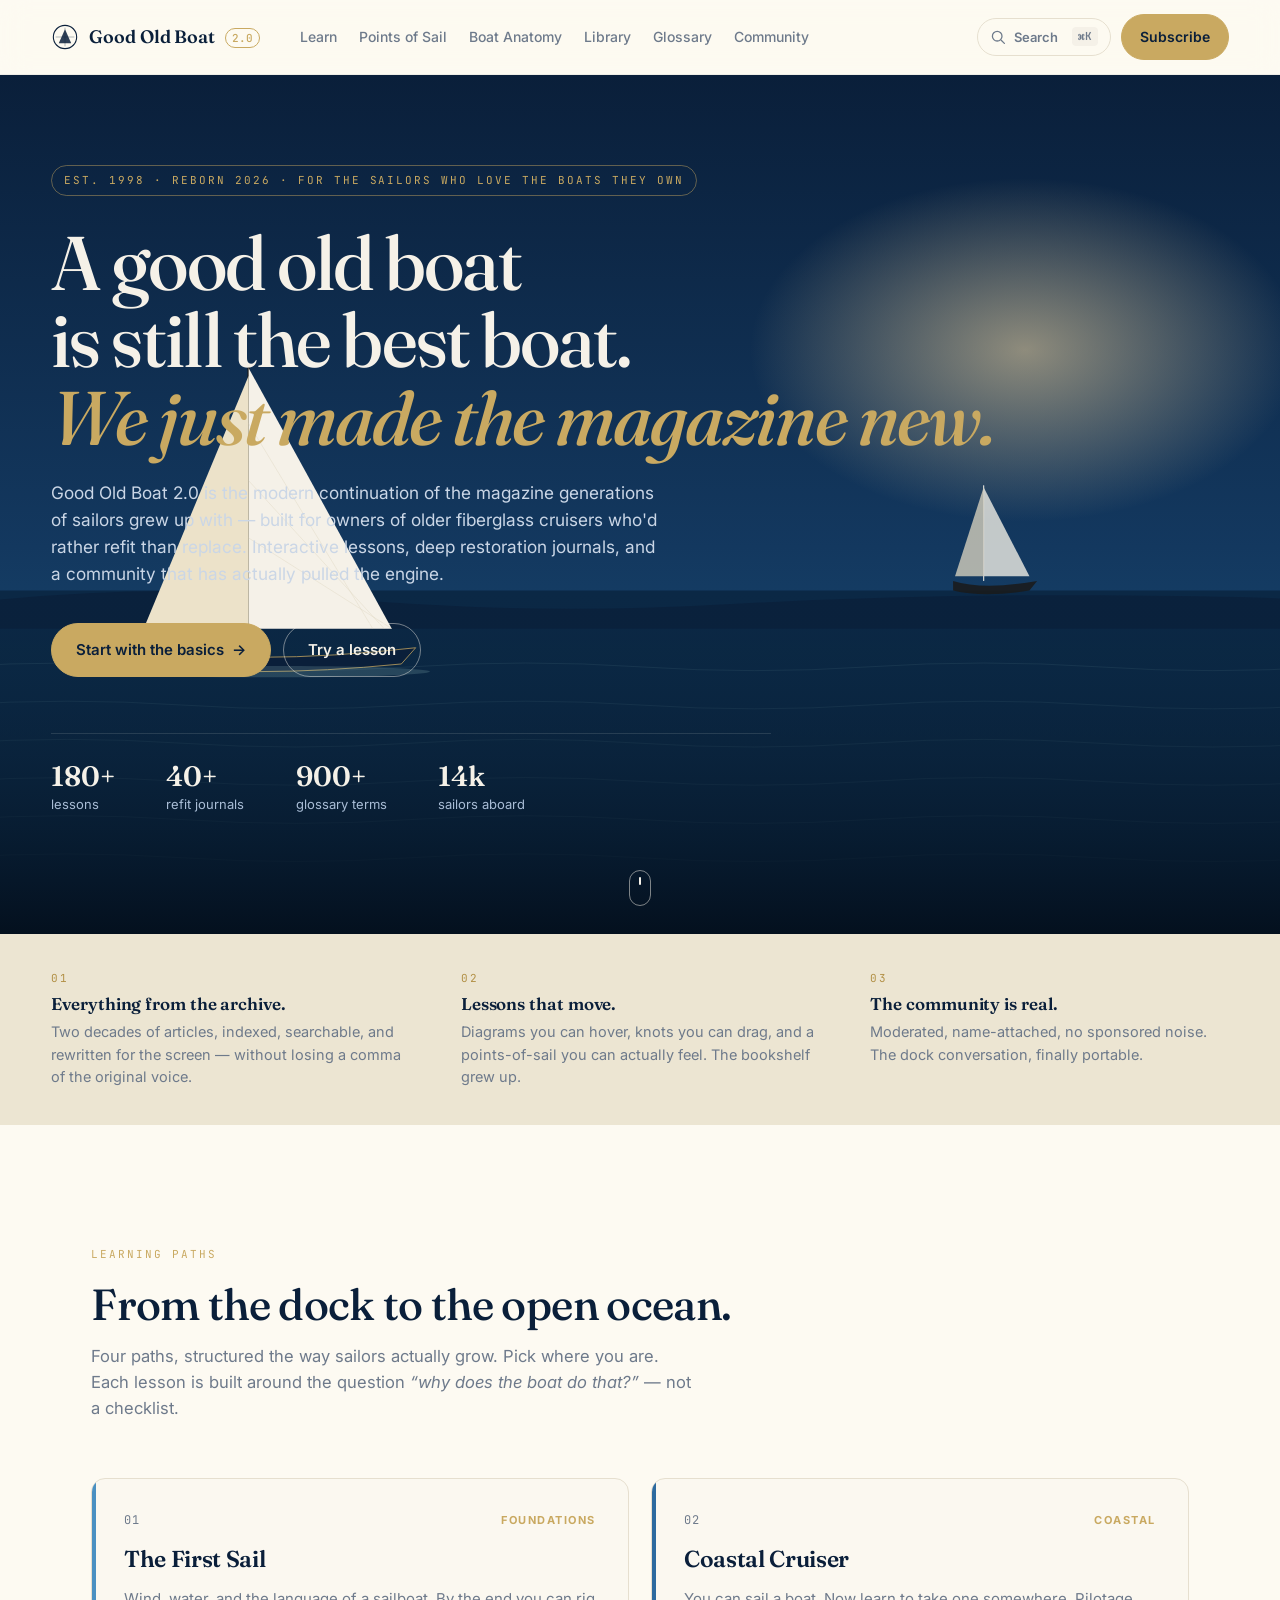
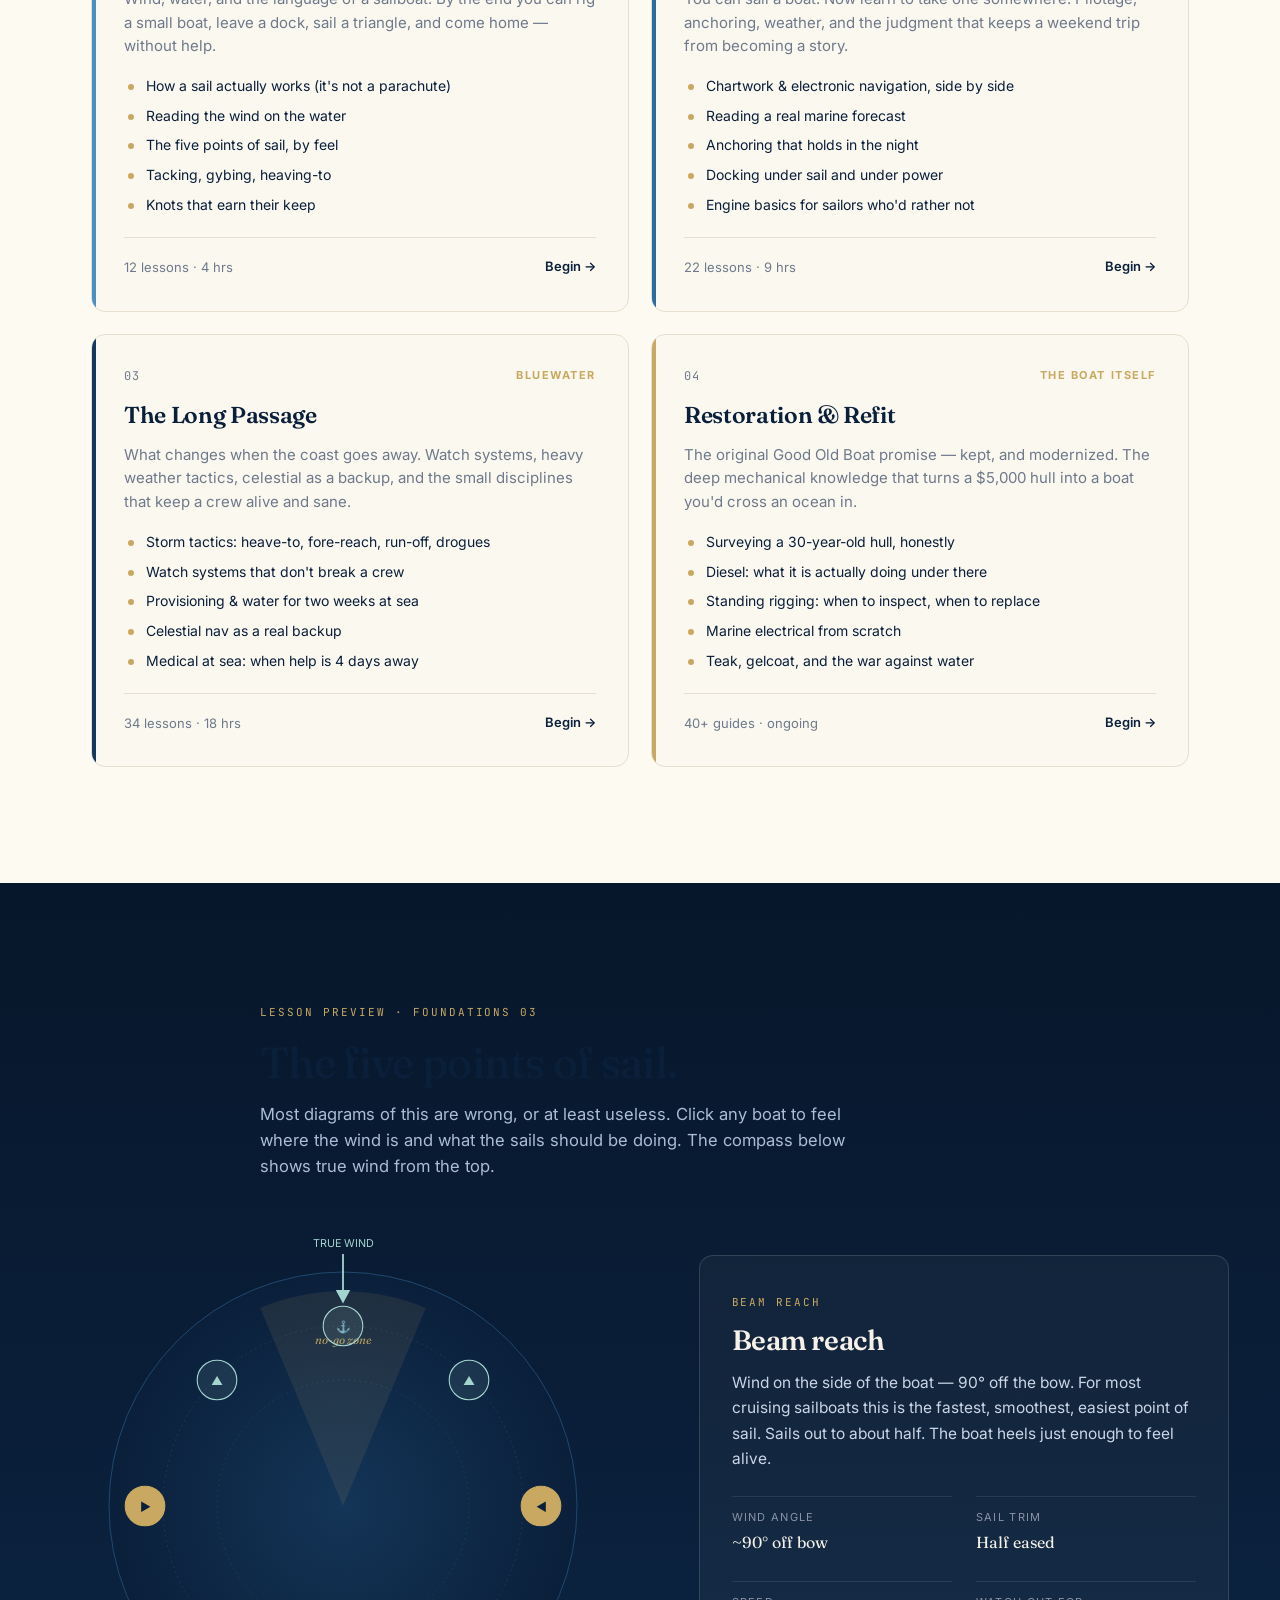
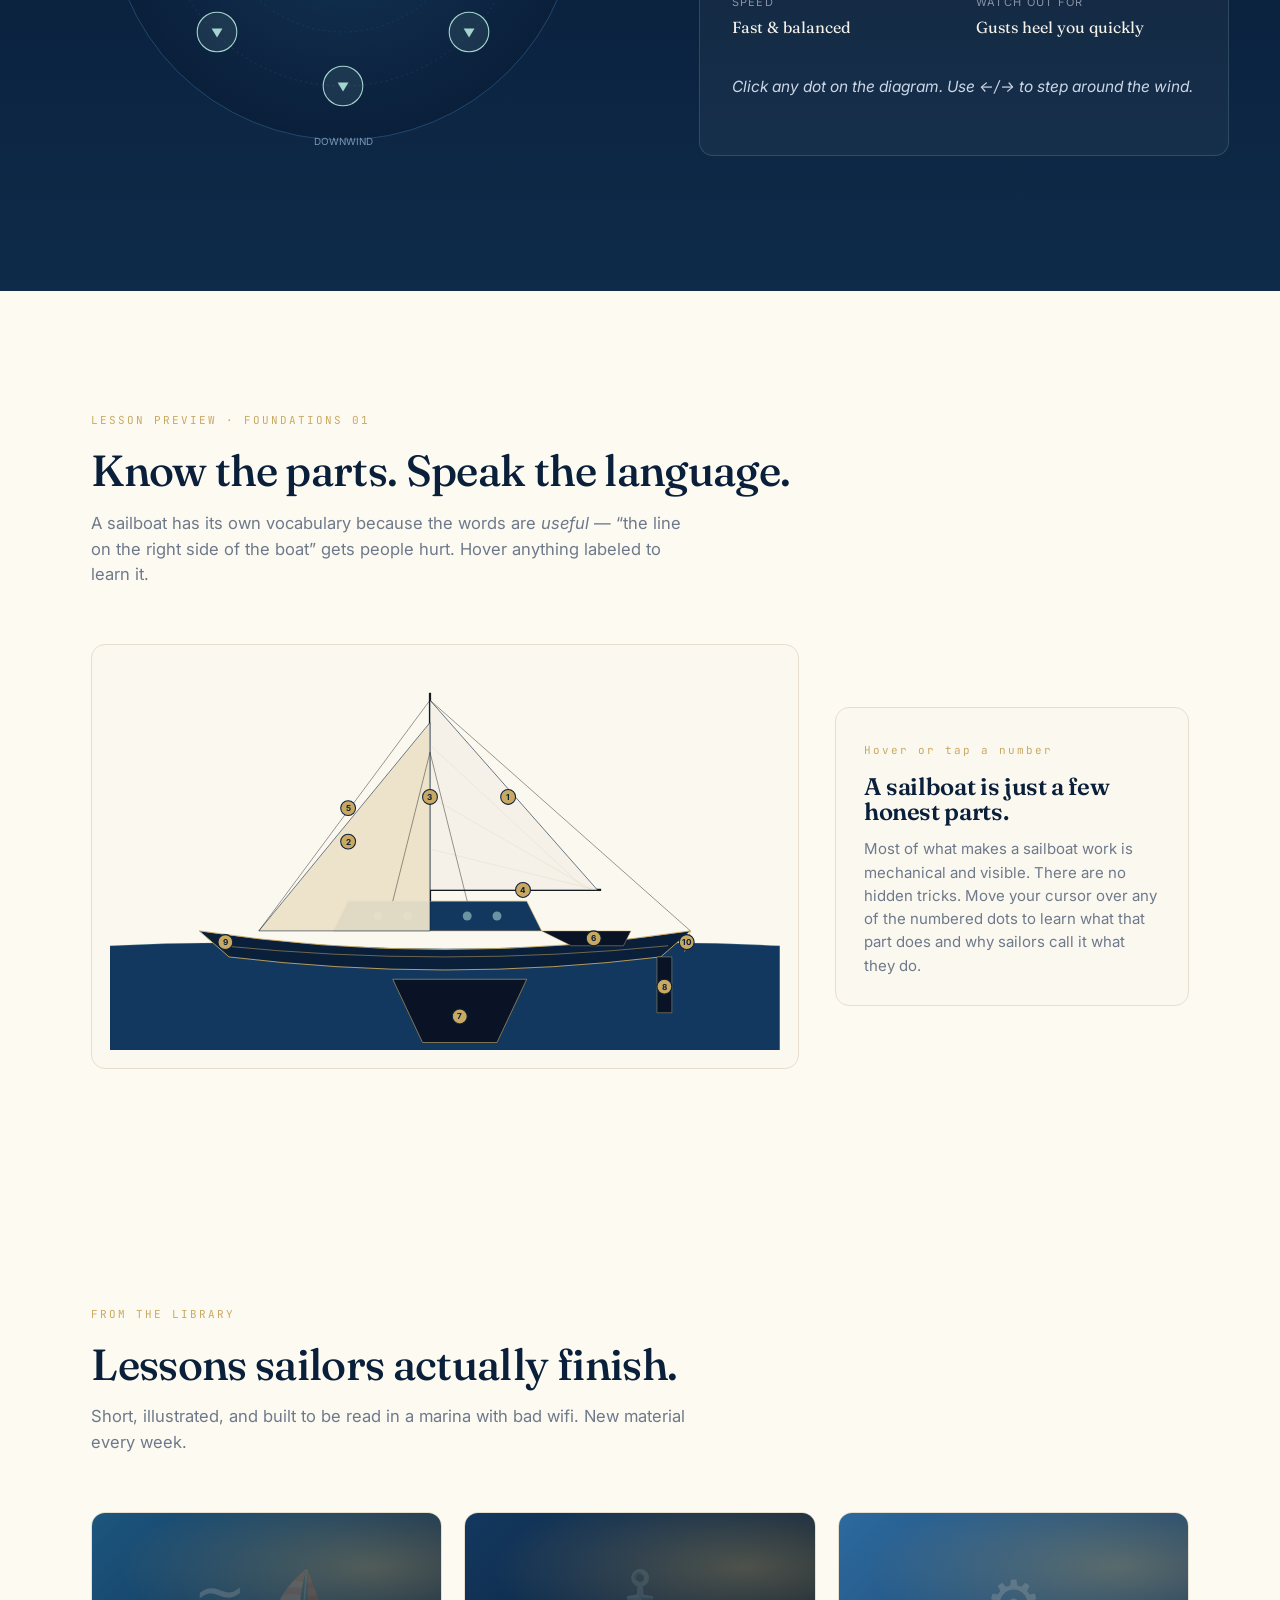
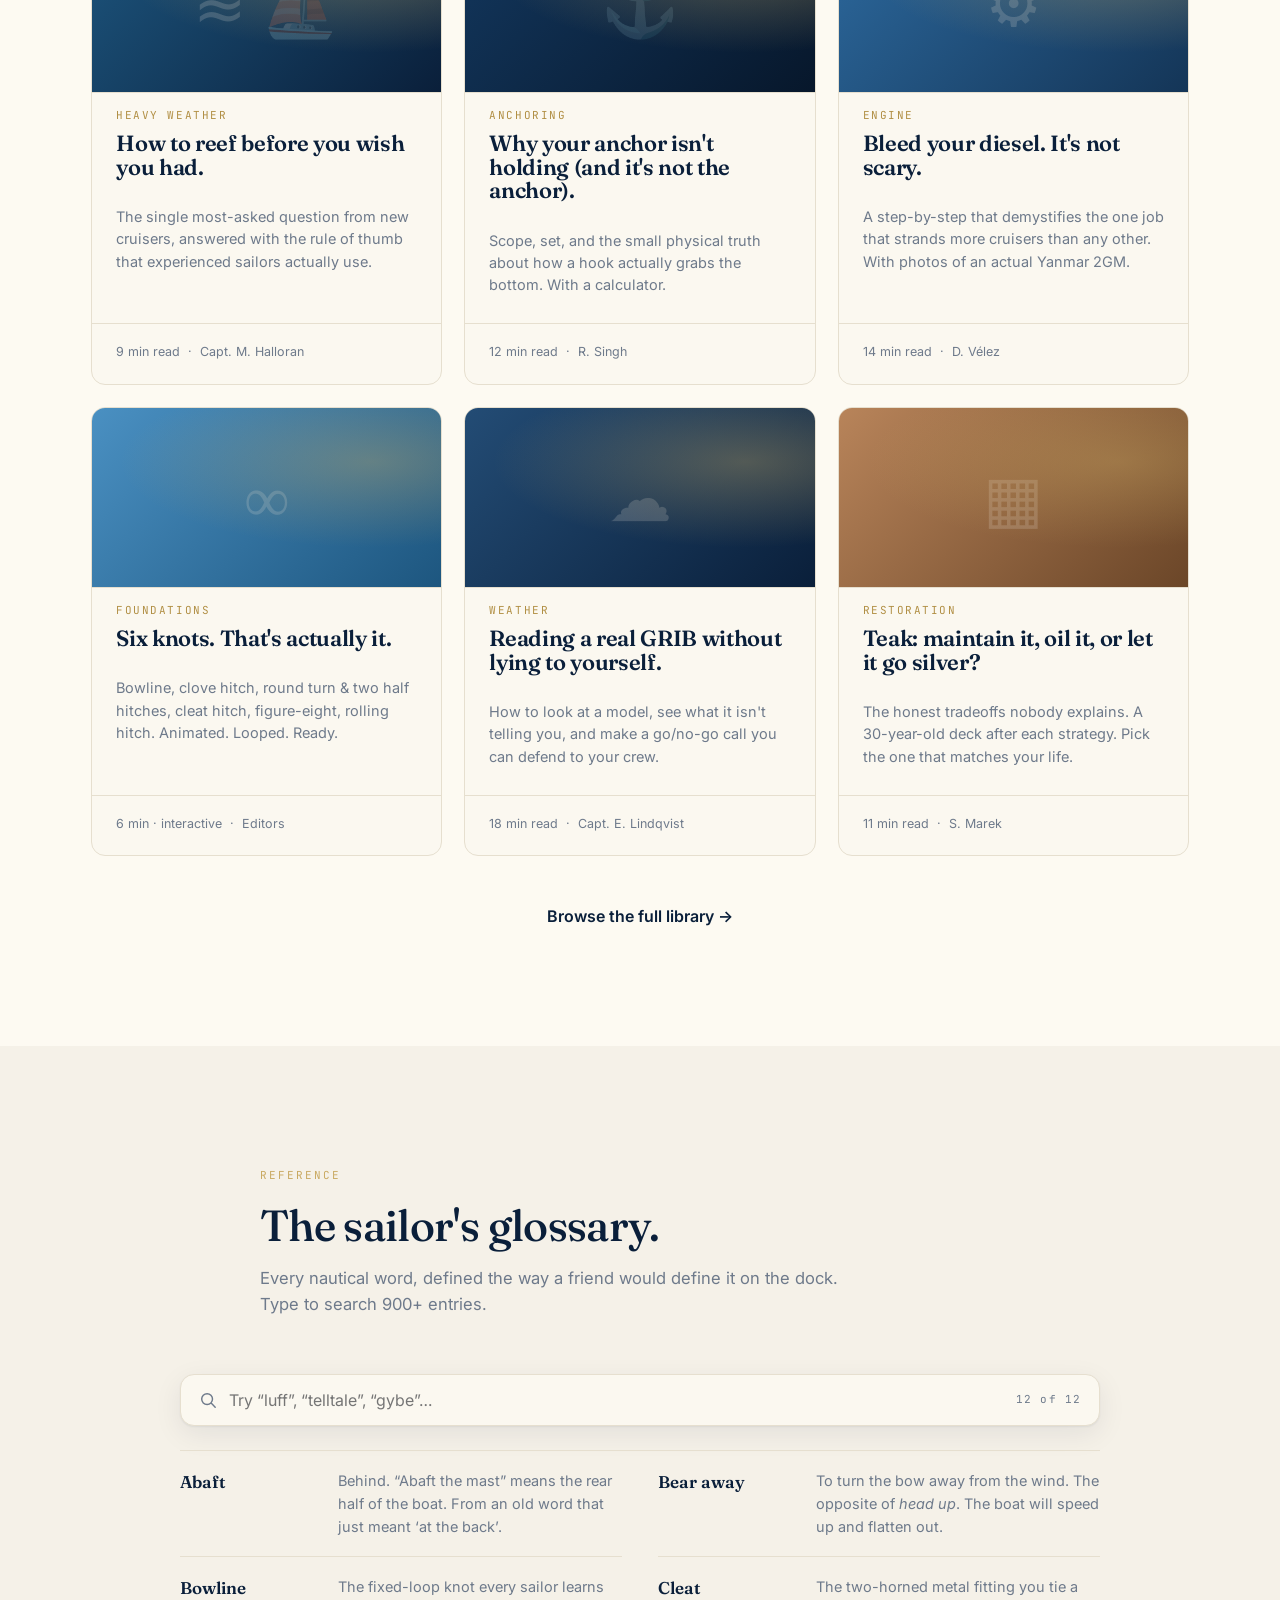
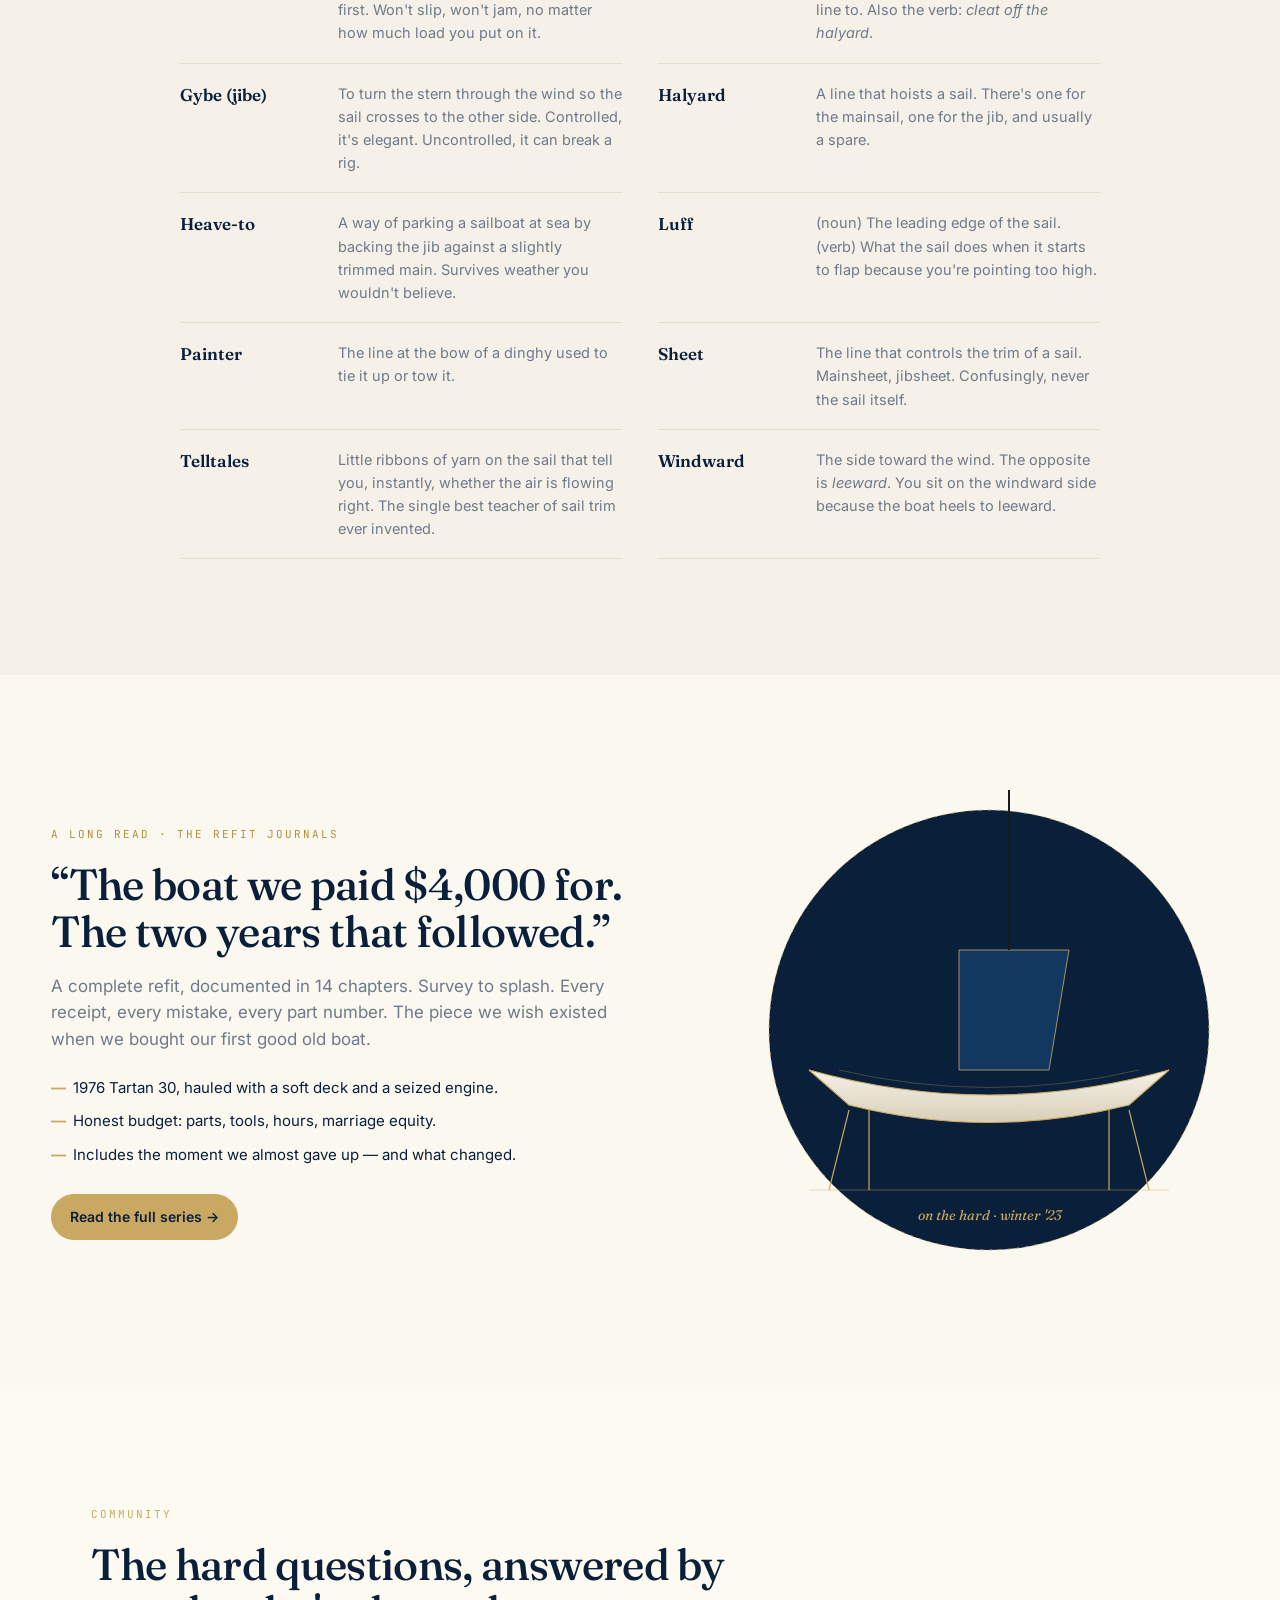
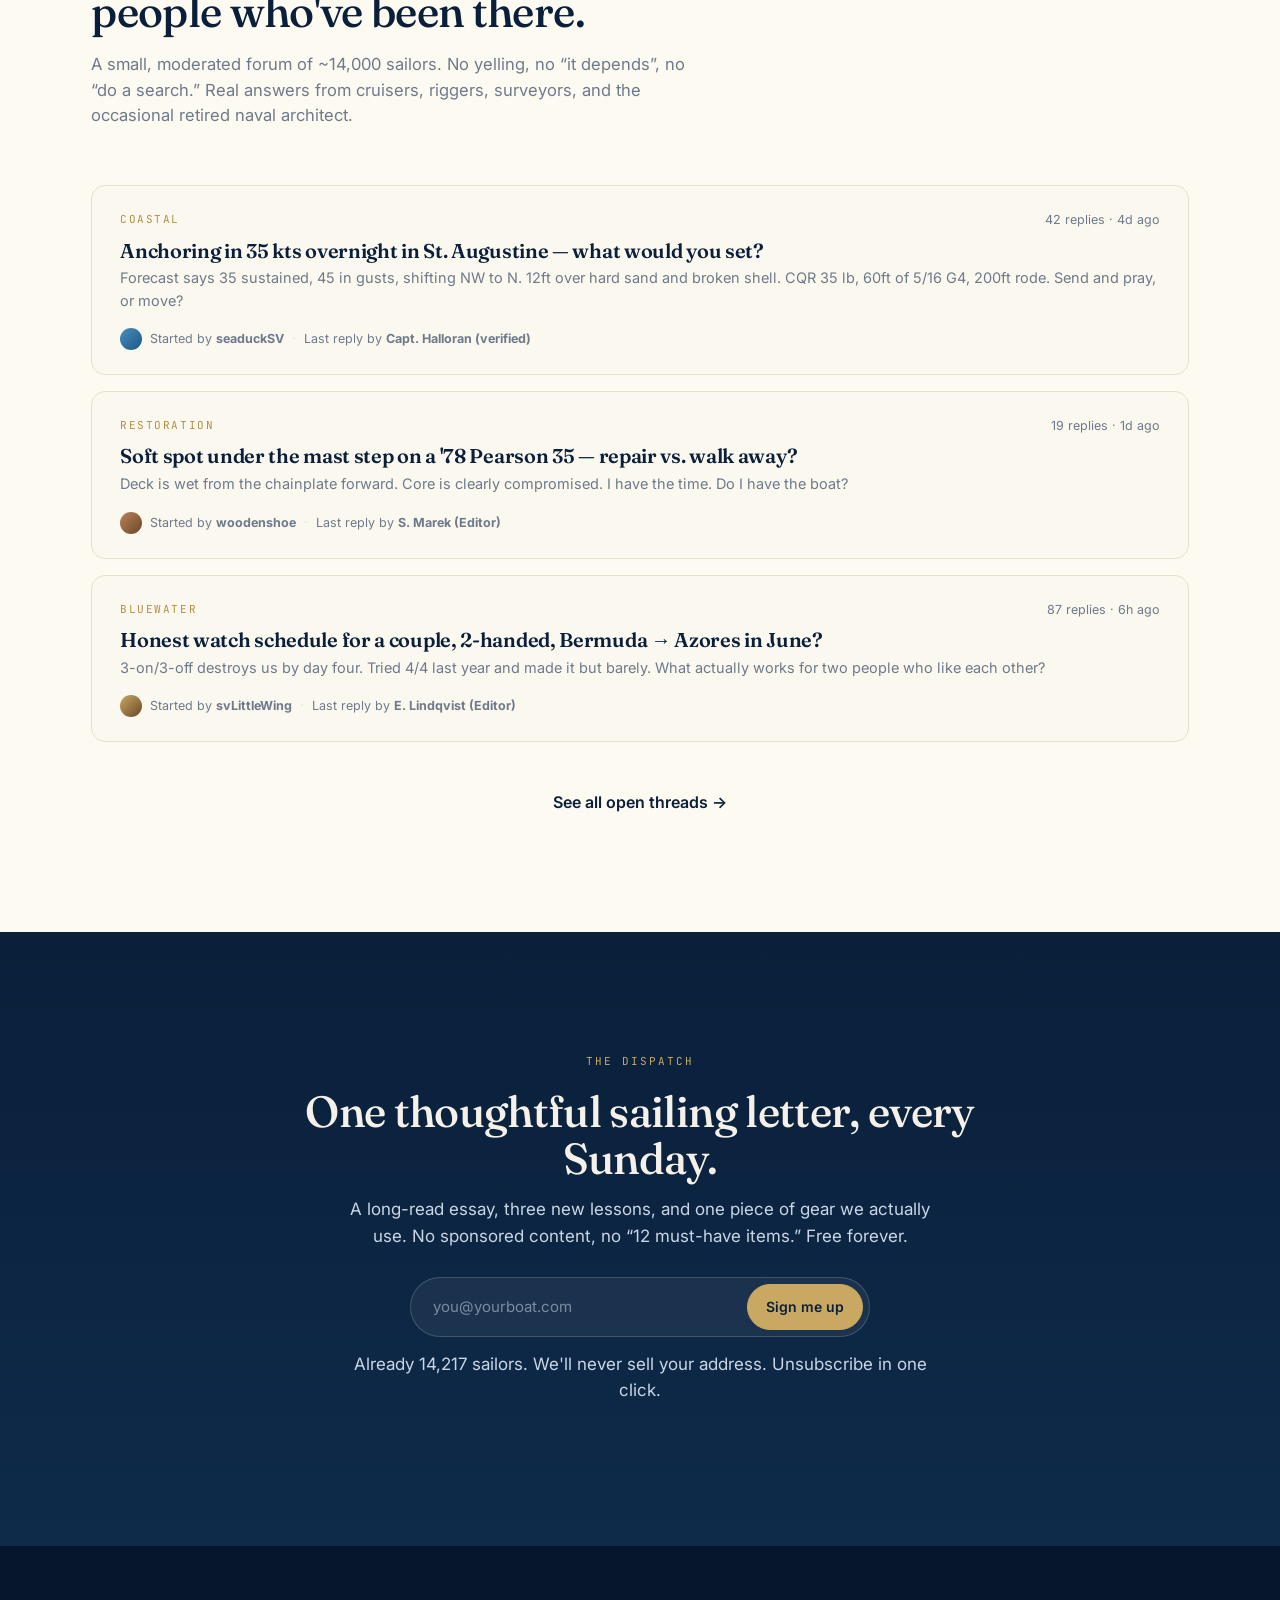
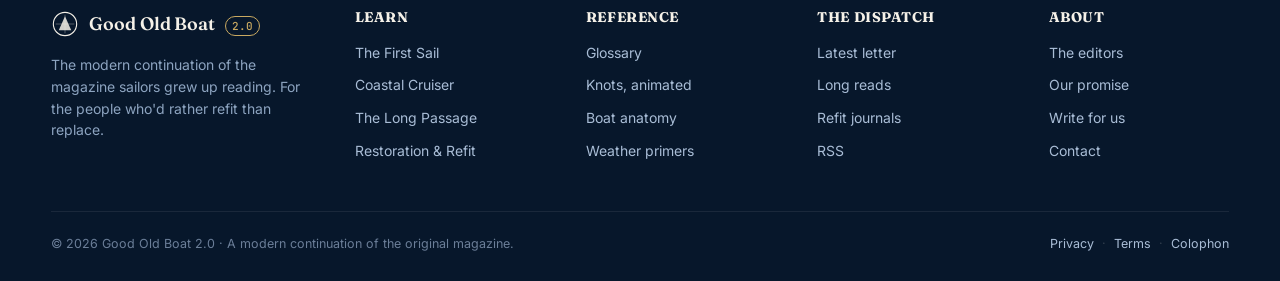
<file: sailing/index.html>
<!doctype html>
<html lang="en">
<head>
<meta charset="utf-8" />
<meta name="viewport" content="width=device-width, initial-scale=1" />
<meta name="description" content="Good Old Boat 2.0 — the modern home for owners of older fiberglass sailboats. Restoration, seamanship, and the craft of sailing the boat you've already got." />
<title>Good Old Boat 2.0 — For the Sailors Who Love the Boats They Own.</title>
<link rel="preconnect" href="https://fonts.googleapis.com">
<link rel="preconnect" href="https://fonts.gstatic.com" crossorigin>
<link href="https://fonts.googleapis.com/css2?family=Fraunces:opsz,wght@9..144,400;9..144,500;9..144,600;9..144,700;9..144,800&family=Inter:wght@400;500;600;700&family=JetBrains+Mono:wght@400;500&display=swap" rel="stylesheet">
<link rel="stylesheet" href="styles.css" />
</head>
<body>

<!-- ──────────────────  NAV  ────────────────── -->
<header class="nav" id="nav">
  <a href="#top" class="brand" aria-label="Good Old Boat 2.0, home">
    <svg class="brand-mark" viewBox="0 0 36 36" aria-hidden="true">
      <!-- compass + sail mark -->
      <circle cx="18" cy="18" r="15" fill="none" stroke="currentColor" stroke-width="1.4"/>
      <path d="M18 6 L18 30" stroke="currentColor" stroke-width="0.8" opacity="0.5"/>
      <path d="M6 18 L30 18" stroke="currentColor" stroke-width="0.8" opacity="0.5"/>
      <path d="M18 8 L26 26 L10 26 Z" fill="currentColor" opacity="0.85"/>
    </svg>
    <span class="brand-text">
      Good Old Boat
      <em class="brand-ver">2.0</em>
    </span>
  </a>
  <nav class="nav-links" aria-label="Primary">
    <a href="#learn">Learn</a>
    <a href="#points-of-sail">Points of Sail</a>
    <a href="#anatomy">Boat Anatomy</a>
    <a href="#library">Library</a>
    <a href="#glossary">Glossary</a>
    <a href="#community">Community</a>
  </nav>
  <div class="nav-actions">
    <button class="btn btn-ghost" id="searchBtn" aria-label="Search the site">
      <svg viewBox="0 0 20 20" width="16" height="16" aria-hidden="true"><circle cx="9" cy="9" r="6" fill="none" stroke="currentColor" stroke-width="1.6"/><path d="M14 14 L18 18" stroke="currentColor" stroke-width="1.6" stroke-linecap="round"/></svg>
      <span>Search</span>
      <kbd>⌘K</kbd>
    </button>
    <a href="#join" class="btn btn-primary">Subscribe</a>
  </div>
</header>

<!-- ──────────────────  HERO  ────────────────── -->
<section class="hero" id="top">
  <div class="hero-bg" aria-hidden="true">
    <svg viewBox="0 0 1440 900" preserveAspectRatio="xMidYMid slice">
      <defs>
        <linearGradient id="sky" x1="0" y1="0" x2="0" y2="1">
          <stop offset="0%"  stop-color="#0a1f3a"/>
          <stop offset="55%" stop-color="#13385f"/>
          <stop offset="100%" stop-color="#1d567f"/>
        </linearGradient>
        <linearGradient id="sea" x1="0" y1="0" x2="0" y2="1">
          <stop offset="0%" stop-color="#0a2540" stop-opacity="0"/>
          <stop offset="100%" stop-color="#04101e"/>
        </linearGradient>
        <radialGradient id="sun" cx="78%" cy="32%" r="20%">
          <stop offset="0%" stop-color="#f7d9a1" stop-opacity="0.55"/>
          <stop offset="100%" stop-color="#f7d9a1" stop-opacity="0"/>
        </radialGradient>
      </defs>
      <rect width="1440" height="900" fill="url(#sky)"/>
      <rect width="1440" height="900" fill="url(#sun)"/>
      <rect y="540" width="1440" height="360" fill="#0a2540" opacity="0.85"/>
      <path d="M0 555 Q200 530 400 548 T800 555 T1200 545 T1440 552 L1440 580 L0 580 Z" fill="#0a1f3a" opacity="0.7"/>
      <g class="waves" stroke="#a4d4ce" stroke-width="0.6" fill="none" opacity="0.18">
        <path d="M0 620 Q120 612 240 620 T480 620 T720 620 T960 620 T1200 620 T1440 620"/>
        <path d="M0 660 Q120 652 240 660 T480 660 T720 660 T960 660 T1200 660 T1440 660"/>
        <path d="M0 700 Q120 692 240 700 T480 700 T720 700 T960 700 T1200 700 T1440 700"/>
        <path d="M0 740 Q120 732 240 740 T480 740 T720 740 T960 740 T1200 740 T1440 740"/>
        <path d="M0 780 Q120 772 240 780 T480 780 T720 780 T960 780 T1200 780 T1440 780"/>
        <path d="M0 820 Q120 812 240 820 T480 820 T720 820 T960 820 T1200 820 T1440 820"/>
      </g>
      <rect y="540" width="1440" height="360" fill="url(#sea)"/>

      <!-- distant sailboat -->
      <g transform="translate(1080 470)" opacity="0.85">
        <path d="M0 60 L0 -40 Z" stroke="#f5f1e8" stroke-width="1"/>
        <path d="M0 -38 L0 55 L48 55 Z" fill="#f5f1e8" opacity="0.92"/>
        <path d="M0 -38 L-30 55 L0 55 Z" fill="#e8dec7" opacity="0.85"/>
        <path d="M-32 60 Q0 70 56 60 L48 70 Q0 78 -32 70 Z" fill="#1a1a1a"/>
      </g>
      <!-- foreground sailboat — a classic fiberglass cruiser, of course -->
      <g transform="translate(310 525)">
        <line x1="0" y1="-220" x2="0" y2="80" stroke="#1a1a1a" stroke-width="2.5"/>
        <path d="M0 -218 L0 55 L150 55 Z" fill="#f5f1e8"/>
        <path d="M0 -210 L-110 55 L0 55 Z" fill="#ece2c9"/>
        <path d="M0 -160 L130 55" stroke="#d8cfb7" stroke-width="0.6" opacity="0.6"/>
        <path d="M0 -100 L142 55" stroke="#d8cfb7" stroke-width="0.6" opacity="0.6"/>
        <path d="M0 -40  L150 55" stroke="#d8cfb7" stroke-width="0.6" opacity="0.6"/>
        <path d="M-130 75 Q0 95 175 75 L160 92 Q0 108 -120 92 Z" fill="#0a1f3a" stroke="#c9a961" stroke-width="0.8"/>
        <ellipse cx="20" cy="100" rx="170" ry="6" fill="#a4d4ce" opacity="0.18"/>
      </g>
    </svg>
  </div>

  <div class="hero-inner">
    <span class="kicker">Est. 1998 · Reborn 2026 · For the sailors who love the boats they own</span>
    <h1>
      A good old boat<br/>
      is still the best boat.<br/>
      <em>We just made the magazine new.</em>
    </h1>
    <p class="lede">
      Good Old Boat 2.0 is the modern continuation of the magazine generations of sailors grew up with —
      built for owners of older fiberglass cruisers who'd rather refit than replace.
      Interactive lessons, deep restoration journals, and a community that has actually pulled the engine.
    </p>
    <div class="hero-cta">
      <a href="#learn" class="btn btn-primary btn-lg">Start with the basics <span aria-hidden="true">→</span></a>
      <a href="#points-of-sail" class="btn btn-outline btn-lg">Try a lesson</a>
    </div>
    <ul class="hero-meta">
      <li><strong>180+</strong> lessons</li>
      <li><strong>40+</strong> refit journals</li>
      <li><strong>900+</strong> glossary terms</li>
      <li><strong>14k</strong> sailors aboard</li>
    </ul>
  </div>

  <a href="#learn" class="hero-scroll" aria-label="Scroll to learning paths">
    <span></span>
  </a>
</section>

<!-- ──────────────────  WHAT'S NEW IN 2.0  ────────────────── -->
<section class="section section--strap">
  <div class="strap">
    <div><span class="strap-num">01</span><h4>Everything from the archive.</h4><p>Two decades of articles, indexed, searchable, and rewritten for the screen — without losing a comma of the original voice.</p></div>
    <div><span class="strap-num">02</span><h4>Lessons that move.</h4><p>Diagrams you can hover, knots you can drag, and a points-of-sail you can actually feel. The bookshelf grew up.</p></div>
    <div><span class="strap-num">03</span><h4>The community is real.</h4><p>Moderated, name-attached, no sponsored noise. The dock conversation, finally portable.</p></div>
  </div>
</section>

<!-- ──────────────────  LEARNING PATHS  ────────────────── -->
<section class="section" id="learn">
  <div class="section-head">
    <span class="eyebrow">Learning paths</span>
    <h2>From the dock to the open ocean.</h2>
    <p>Four paths, structured the way sailors actually grow. Pick where you are. Each lesson is built around the question <em>“why does the boat do that?”</em> — not a checklist.</p>
  </div>

  <div class="paths">
    <article class="path path--a">
      <header>
        <span class="path-num">01</span>
        <span class="path-tag">Foundations</span>
      </header>
      <h3>The First Sail</h3>
      <p>Wind, water, and the language of a sailboat. By the end you can rig a small boat, leave a dock, sail a triangle, and come home — without help.</p>
      <ul class="path-list">
        <li>How a sail actually works (it's not a parachute)</li>
        <li>Reading the wind on the water</li>
        <li>The five points of sail, by feel</li>
        <li>Tacking, gybing, heaving-to</li>
        <li>Knots that earn their keep</li>
      </ul>
      <footer>
        <span>12 lessons · 4 hrs</span>
        <a href="#" class="link-arrow">Begin →</a>
      </footer>
    </article>

    <article class="path path--b">
      <header>
        <span class="path-num">02</span>
        <span class="path-tag">Coastal</span>
      </header>
      <h3>Coastal Cruiser</h3>
      <p>You can sail a boat. Now learn to take one somewhere. Pilotage, anchoring, weather, and the judgment that keeps a weekend trip from becoming a story.</p>
      <ul class="path-list">
        <li>Chartwork & electronic navigation, side by side</li>
        <li>Reading a real marine forecast</li>
        <li>Anchoring that holds in the night</li>
        <li>Docking under sail and under power</li>
        <li>Engine basics for sailors who'd rather not</li>
      </ul>
      <footer>
        <span>22 lessons · 9 hrs</span>
        <a href="#" class="link-arrow">Begin →</a>
      </footer>
    </article>

    <article class="path path--c">
      <header>
        <span class="path-num">03</span>
        <span class="path-tag">Bluewater</span>
      </header>
      <h3>The Long Passage</h3>
      <p>What changes when the coast goes away. Watch systems, heavy weather tactics, celestial as a backup, and the small disciplines that keep a crew alive and sane.</p>
      <ul class="path-list">
        <li>Storm tactics: heave-to, fore-reach, run-off, drogues</li>
        <li>Watch systems that don't break a crew</li>
        <li>Provisioning & water for two weeks at sea</li>
        <li>Celestial nav as a real backup</li>
        <li>Medical at sea: when help is 4 days away</li>
      </ul>
      <footer>
        <span>34 lessons · 18 hrs</span>
        <a href="#" class="link-arrow">Begin →</a>
      </footer>
    </article>

    <article class="path path--d">
      <header>
        <span class="path-num">04</span>
        <span class="path-tag">The boat itself</span>
      </header>
      <h3>Restoration & Refit</h3>
      <p>The original Good Old Boat promise — kept, and modernized. The deep mechanical knowledge that turns a $5,000 hull into a boat you'd cross an ocean in.</p>
      <ul class="path-list">
        <li>Surveying a 30-year-old hull, honestly</li>
        <li>Diesel: what it is actually doing under there</li>
        <li>Standing rigging: when to inspect, when to replace</li>
        <li>Marine electrical from scratch</li>
        <li>Teak, gelcoat, and the war against water</li>
      </ul>
      <footer>
        <span>40+ guides · ongoing</span>
        <a href="#" class="link-arrow">Begin →</a>
      </footer>
    </article>
  </div>
</section>

<!-- ──────────────────  POINTS OF SAIL — INTERACTIVE  ────────────────── -->
<section class="section section--dark" id="points-of-sail">
  <div class="section-head">
    <span class="eyebrow">Lesson preview · Foundations 03</span>
    <h2>The five points of sail.</h2>
    <p>Most diagrams of this are wrong, or at least useless. Click any boat to feel where the wind is and what the sails should be doing. The compass below shows true wind from the top.</p>
  </div>

  <div class="pos-wrap">
    <div class="pos-stage">
      <svg viewBox="0 0 600 600" class="pos-svg" role="img" aria-label="Points of sail diagram">
        <defs>
          <radialGradient id="posBg" cx="50%" cy="50%" r="50%">
            <stop offset="0%" stop-color="#143557"/>
            <stop offset="100%" stop-color="#0a1f3a"/>
          </radialGradient>
        </defs>

        <circle cx="300" cy="300" r="260" fill="url(#posBg)" stroke="#234c75" stroke-width="1"/>
        <circle cx="300" cy="300" r="200" fill="none" stroke="#234c75" stroke-width="0.6" stroke-dasharray="2 4"/>
        <circle cx="300" cy="300" r="140" fill="none" stroke="#234c75" stroke-width="0.6" stroke-dasharray="2 4"/>

        <!-- no-go zone -->
        <path d="M300 300 L208 80 A237 237 0 0 1 392 80 Z" fill="#c9a961" opacity="0.10"/>
        <text x="300" y="120" text-anchor="middle" fill="#c9a961" font-size="13" font-family="Fraunces, serif" font-style="italic" opacity="0.85">no-go zone</text>

        <!-- wind arrow at top -->
        <g class="wind-arrow">
          <line x1="300" y1="20" x2="300" y2="70" stroke="#a4d4ce" stroke-width="2"/>
          <path d="M292 60 L300 75 L308 60 Z" fill="#a4d4ce"/>
          <text x="300" y="12" text-anchor="middle" fill="#a4d4ce" font-size="12" font-family="Inter">TRUE WIND</text>
        </g>

        <text x="300" y="565" text-anchor="middle" fill="#7995b5" font-size="11" font-family="Inter">DOWNWIND</text>

        <!-- POSITION DOTS — clickable -->
        <g id="posDots">
          <g class="pos-dot" data-pos="irons" tabindex="0">
            <circle cx="300" cy="100" r="22" />
            <text x="300" y="105" text-anchor="middle">⚓</text>
          </g>
          <g class="pos-dot" data-pos="close" tabindex="0">
            <circle cx="160" cy="160" r="22" />
            <text x="160" y="165" text-anchor="middle">▲</text>
          </g>
          <g class="pos-dot" data-pos="close" tabindex="0">
            <circle cx="440" cy="160" r="22" />
            <text x="440" y="165" text-anchor="middle">▲</text>
          </g>
          <g class="pos-dot" data-pos="beam" tabindex="0">
            <circle cx="80" cy="300" r="22" />
            <text x="80" y="305" text-anchor="middle">▶</text>
          </g>
          <g class="pos-dot" data-pos="beam" tabindex="0">
            <circle cx="520" cy="300" r="22" />
            <text x="520" y="305" text-anchor="middle">◀</text>
          </g>
          <g class="pos-dot" data-pos="broad" tabindex="0">
            <circle cx="160" cy="440" r="22" />
            <text x="160" y="445" text-anchor="middle">▼</text>
          </g>
          <g class="pos-dot" data-pos="broad" tabindex="0">
            <circle cx="440" cy="440" r="22" />
            <text x="440" y="445" text-anchor="middle">▼</text>
          </g>
          <g class="pos-dot" data-pos="run" tabindex="0">
            <circle cx="300" cy="500" r="22" />
            <text x="300" y="505" text-anchor="middle">▼</text>
          </g>
        </g>

        <!-- center boat — rotates -->
        <g id="posBoat" transform="translate(300 300)">
          <ellipse cx="0" cy="0" rx="22" ry="60" fill="#f5f1e8" stroke="#0a1f3a" stroke-width="1.2"/>
          <line x1="0" y1="-55" x2="0" y2="55" stroke="#0a1f3a" stroke-width="0.8"/>
          <circle cx="0" cy="-10" r="3" fill="#0a1f3a"/>
          <path id="posSail" d="M0 -10 Q-30 20 -8 50 Z" fill="#a4d4ce" opacity="0.9" stroke="#0a1f3a" stroke-width="0.8"/>
        </g>
      </svg>
    </div>

    <aside class="pos-card" id="posCard" data-pos="beam">
      <span class="pos-card-tag" id="posTag">BEAM REACH</span>
      <h3 id="posTitle">Beam reach</h3>
      <p id="posBlurb">The wind is on the side of the boat — 90° off the bow. For most cruising sailboats this is the fastest, smoothest, easiest point of sail. Sails out to about half. The boat heels just enough to feel alive.</p>
      <dl class="pos-stats">
        <div><dt>Wind angle</dt><dd id="posAngle">~90° off bow</dd></div>
        <div><dt>Sail trim</dt><dd id="posTrim">Half eased</dd></div>
        <div><dt>Speed</dt><dd id="posSpeed">Fast & balanced</dd></div>
        <div><dt>Watch out for</dt><dd id="posWarn">Gusts heel you quickly</dd></div>
      </dl>
      <p class="pos-hint">Click any dot on the diagram. Use ←/→ to step around the wind.</p>
    </aside>
  </div>
</section>

<!-- ──────────────────  BOAT ANATOMY  ────────────────── -->
<section class="section" id="anatomy">
  <div class="section-head">
    <span class="eyebrow">Lesson preview · Foundations 01</span>
    <h2>Know the parts. Speak the language.</h2>
    <p>A sailboat has its own vocabulary because the words are <em>useful</em> — “the line on the right side of the boat” gets people hurt. Hover anything labeled to learn it.</p>
  </div>

  <div class="anatomy">
    <svg viewBox="0 0 900 520" class="anatomy-svg" role="img" aria-label="Sailboat anatomy">
      <path d="M0 380 Q150 372 300 380 T600 380 T900 380 L900 520 L0 520 Z" fill="#13385f"/>
      <path d="M0 380 Q150 372 300 380 T600 380 T900 380" stroke="#a4d4ce" stroke-width="0.6" fill="none" opacity="0.5"/>

      <path d="M120 360 Q450 410 780 360 L740 395 Q450 430 160 395 Z" fill="#0a1f3a" stroke="#c9a961" stroke-width="1.2"/>
      <path d="M150 380 Q450 410 750 380" stroke="#c9a961" stroke-width="1" fill="none" opacity="0.7"/>
      <path d="M300 360 L320 320 L560 320 L580 360 Z" fill="#13385f" stroke="#c9a961" stroke-width="0.8"/>
      <circle cx="360" cy="340" r="6" fill="#a4d4ce" opacity="0.6"/>
      <circle cx="400" cy="340" r="6" fill="#a4d4ce" opacity="0.6"/>
      <circle cx="480" cy="340" r="6" fill="#a4d4ce" opacity="0.6"/>
      <circle cx="520" cy="340" r="6" fill="#a4d4ce" opacity="0.6"/>
      <path d="M580 360 L700 360 L690 380 L620 380 Z" fill="#0a1325" stroke="#c9a961" stroke-width="0.6"/>
      <path d="M780 360 L772 388" stroke="#c9a961" stroke-width="0.8"/>
      <path d="M380 425 L420 510 L520 510 L560 425 Z" fill="#0a1325" stroke="#c9a961" stroke-width="0.8"/>
      <path d="M735 395 L735 470 L755 470 L755 395 Z" fill="#0a1325" stroke="#c9a961" stroke-width="0.6"/>

      <line x1="430" y1="320" x2="430" y2="40" stroke="#1a1a1a" stroke-width="3"/>
      <line x1="430" y1="305" x2="660" y2="305" stroke="#1a1a1a" stroke-width="3"/>
      <path d="M430 50 L430 305 L655 305 Z" fill="#f5f1e8" stroke="#0a1f3a" stroke-width="0.8"/>
      <path d="M430 110 L640 305" stroke="#d8cfb7" stroke-width="0.6" opacity="0.7"/>
      <path d="M430 180 L648 305" stroke="#d8cfb7" stroke-width="0.6" opacity="0.7"/>
      <path d="M430 250 L654 305" stroke="#d8cfb7" stroke-width="0.6" opacity="0.7"/>
      <path d="M430 80 L200 360 L430 360 Z" fill="#ece2c9" stroke="#0a1f3a" stroke-width="0.8" opacity="0.95"/>
      <line x1="430" y1="50" x2="200" y2="360" stroke="#1a1a1a" stroke-width="0.6"/>
      <line x1="430" y1="50" x2="780" y2="360" stroke="#1a1a1a" stroke-width="0.6"/>
      <line x1="430" y1="120" x2="380" y2="320" stroke="#1a1a1a" stroke-width="0.6"/>
      <line x1="430" y1="120" x2="480" y2="320" stroke="#1a1a1a" stroke-width="0.6"/>

      <g class="hotspots">
        <g class="spot" data-name="Mainsail" data-blurb="The big sail behind the mast. Drives the boat on most points of sail; trim it like a wing.">
          <circle cx="535" cy="180" r="10"/><text x="535" y="184" text-anchor="middle">1</text>
        </g>
        <g class="spot" data-name="Jib / Headsail" data-blurb="The forward sail. On most modern rigs it's the engine — you're surprised how much of your speed comes from the small sail up front.">
          <circle cx="320" cy="240" r="10"/><text x="320" y="244" text-anchor="middle">2</text>
        </g>
        <g class="spot" data-name="Mast" data-blurb="The vertical spar. Modern masts are aluminum extrusions; on a good old boat, the rigging holding it up is what you need to inspect — not the mast itself.">
          <circle cx="430" cy="180" r="10"/><text x="430" y="184" text-anchor="middle">3</text>
        </g>
        <g class="spot" data-name="Boom" data-blurb="The horizontal spar at the foot of the mainsail. The reason 'boom' became a word for a sudden noise is because it can hit your head in an uncontrolled gybe.">
          <circle cx="555" cy="305" r="10"/><text x="555" y="309" text-anchor="middle">4</text>
        </g>
        <g class="spot" data-name="Forestay" data-blurb="The wire from the bow to near the top of the mast. Holds the rig forward and is what the jib is hanked or furled onto.">
          <circle cx="320" cy="195" r="10"/><text x="320" y="199" text-anchor="middle">5</text>
        </g>
        <g class="spot" data-name="Cockpit" data-blurb="Where you steer and where the working lines come back to. On a good cruising boat it is small enough to brace yourself in, big enough to nap in.">
          <circle cx="650" cy="370" r="10"/><text x="650" y="374" text-anchor="middle">6</text>
        </g>
        <g class="spot" data-name="Keel" data-blurb="The fin underneath. It does two things: it stops the boat from sliding sideways, and the lead inside it is what stands the boat back up when wind heels her over.">
          <circle cx="470" cy="475" r="10"/><text x="470" y="479" text-anchor="middle">7</text>
        </g>
        <g class="spot" data-name="Rudder" data-blurb="What actually steers the boat. The wheel or tiller in the cockpit just moves this. If you lose it offshore you have a very bad day — which is why we teach emergency steering.">
          <circle cx="745" cy="435" r="10"/><text x="745" y="439" text-anchor="middle">8</text>
        </g>
        <g class="spot" data-name="Bow" data-blurb="The pointy end. Goes first, usually.">
          <circle cx="155" cy="375" r="10"/><text x="155" y="379" text-anchor="middle">9</text>
        </g>
        <g class="spot" data-name="Stern" data-blurb="The other end. Where the engine exhaust comes out and the dinghy gets towed from.">
          <circle cx="775" cy="375" r="10"/><text x="775" y="379" text-anchor="middle">10</text>
        </g>
      </g>
    </svg>

    <aside class="anatomy-card" id="anatomyCard">
      <span class="anatomy-card-tag">Hover or tap a number</span>
      <h3 id="anatomyTitle">A sailboat is just a few honest parts.</h3>
      <p id="anatomyBlurb">Most of what makes a sailboat work is mechanical and visible. There are no hidden tricks. Move your cursor over any of the numbered dots to learn what that part does and why sailors call it what they do.</p>
    </aside>
  </div>
</section>

<!-- ──────────────────  COURSE LIBRARY  ────────────────── -->
<section class="section" id="library">
  <div class="section-head">
    <span class="eyebrow">From the library</span>
    <h2>Lessons sailors actually finish.</h2>
    <p>Short, illustrated, and built to be read in a marina with bad wifi. New material every week.</p>
  </div>

  <div class="lib-grid">
    <article class="lib-card">
      <div class="lib-thumb lib-thumb--reef"></div>
      <span class="lib-tag">Heavy weather</span>
      <h3>How to reef before you wish you had.</h3>
      <p>The single most-asked question from new cruisers, answered with the rule of thumb that experienced sailors actually use.</p>
      <footer><span>9 min read</span><span>·</span><span>Capt. M. Halloran</span></footer>
    </article>

    <article class="lib-card">
      <div class="lib-thumb lib-thumb--anchor"></div>
      <span class="lib-tag">Anchoring</span>
      <h3>Why your anchor isn't holding (and it's not the anchor).</h3>
      <p>Scope, set, and the small physical truth about how a hook actually grabs the bottom. With a calculator.</p>
      <footer><span>12 min read</span><span>·</span><span>R. Singh</span></footer>
    </article>

    <article class="lib-card">
      <div class="lib-thumb lib-thumb--diesel"></div>
      <span class="lib-tag">Engine</span>
      <h3>Bleed your diesel. It's not scary.</h3>
      <p>A step-by-step that demystifies the one job that strands more cruisers than any other. With photos of an actual Yanmar 2GM.</p>
      <footer><span>14 min read</span><span>·</span><span>D. Vélez</span></footer>
    </article>

    <article class="lib-card">
      <div class="lib-thumb lib-thumb--knot"></div>
      <span class="lib-tag">Foundations</span>
      <h3>Six knots. That's actually it.</h3>
      <p>Bowline, clove hitch, round turn & two half hitches, cleat hitch, figure-eight, rolling hitch. Animated. Looped. Ready.</p>
      <footer><span>6 min · interactive</span><span>·</span><span>Editors</span></footer>
    </article>

    <article class="lib-card">
      <div class="lib-thumb lib-thumb--weather"></div>
      <span class="lib-tag">Weather</span>
      <h3>Reading a real GRIB without lying to yourself.</h3>
      <p>How to look at a model, see what it isn't telling you, and make a go/no-go call you can defend to your crew.</p>
      <footer><span>18 min read</span><span>·</span><span>Capt. E. Lindqvist</span></footer>
    </article>

    <article class="lib-card">
      <div class="lib-thumb lib-thumb--teak"></div>
      <span class="lib-tag">Restoration</span>
      <h3>Teak: maintain it, oil it, or let it go silver?</h3>
      <p>The honest tradeoffs nobody explains. A 30-year-old deck after each strategy. Pick the one that matches your life.</p>
      <footer><span>11 min read</span><span>·</span><span>S. Marek</span></footer>
    </article>
  </div>

  <div class="lib-foot">
    <a href="#" class="link-arrow">Browse the full library →</a>
  </div>
</section>

<!-- ──────────────────  GLOSSARY  ────────────────── -->
<section class="section section--cream" id="glossary">
  <div class="section-head">
    <span class="eyebrow">Reference</span>
    <h2>The sailor's glossary.</h2>
    <p>Every nautical word, defined the way a friend would define it on the dock. Type to search 900+ entries.</p>
  </div>

  <div class="glossary">
    <div class="glossary-search">
      <svg viewBox="0 0 20 20" width="18" height="18" aria-hidden="true"><circle cx="9" cy="9" r="6" fill="none" stroke="currentColor" stroke-width="1.6"/><path d="M14 14 L18 18" stroke="currentColor" stroke-width="1.6" stroke-linecap="round"/></svg>
      <input id="glossaryInput" type="search" placeholder="Try “luff”, “telltale”, “gybe”…" autocomplete="off" />
      <span class="glossary-count" id="glossaryCount">12 of 12</span>
    </div>

    <ul class="glossary-list" id="glossaryList">
      <li><dfn>Abaft</dfn><span>Behind. “Abaft the mast” means the rear half of the boat. From an old word that just meant ‘at the back’.</span></li>
      <li><dfn>Bear away</dfn><span>To turn the bow away from the wind. The opposite of <em>head up</em>. The boat will speed up and flatten out.</span></li>
      <li><dfn>Bowline</dfn><span>The fixed-loop knot every sailor learns first. Won't slip, won't jam, no matter how much load you put on it.</span></li>
      <li><dfn>Cleat</dfn><span>The two-horned metal fitting you tie a line to. Also the verb: <em>cleat off the halyard</em>.</span></li>
      <li><dfn>Gybe (jibe)</dfn><span>To turn the stern through the wind so the sail crosses to the other side. Controlled, it's elegant. Uncontrolled, it can break a rig.</span></li>
      <li><dfn>Halyard</dfn><span>A line that hoists a sail. There's one for the mainsail, one for the jib, and usually a spare.</span></li>
      <li><dfn>Heave-to</dfn><span>A way of parking a sailboat at sea by backing the jib against a slightly trimmed main. Survives weather you wouldn't believe.</span></li>
      <li><dfn>Luff</dfn><span>(noun) The leading edge of the sail. (verb) What the sail does when it starts to flap because you're pointing too high.</span></li>
      <li><dfn>Painter</dfn><span>The line at the bow of a dinghy used to tie it up or tow it.</span></li>
      <li><dfn>Sheet</dfn><span>The line that controls the trim of a sail. Mainsheet, jibsheet. Confusingly, never the sail itself.</span></li>
      <li><dfn>Telltales</dfn><span>Little ribbons of yarn on the sail that tell you, instantly, whether the air is flowing right. The single best teacher of sail trim ever invented.</span></li>
      <li><dfn>Windward</dfn><span>The side toward the wind. The opposite is <em>leeward</em>. You sit on the windward side because the boat heels to leeward.</span></li>
    </ul>
  </div>
</section>

<!-- ──────────────────  RESTORATION FEATURE  ────────────────── -->
<section class="section section--feature" id="restore">
  <div class="feature">
    <div class="feature-text">
      <span class="eyebrow">A long read · The refit journals</span>
      <h2>“The boat we paid $4,000 for. The two years that followed.”</h2>
      <p>A complete refit, documented in 14 chapters. Survey to splash. Every receipt, every mistake, every part number. The piece we wish existed when we bought our first good old boat.</p>
      <ul class="feature-points">
        <li>1976 Tartan 30, hauled with a soft deck and a seized engine.</li>
        <li>Honest budget: parts, tools, hours, marriage equity.</li>
        <li>Includes the moment we almost gave up — and what changed.</li>
      </ul>
      <a href="#" class="btn btn-primary">Read the full series →</a>
    </div>
    <div class="feature-art" aria-hidden="true">
      <svg viewBox="0 0 480 480">
        <defs>
          <linearGradient id="hullGrad" x1="0" x2="0" y1="0" y2="1">
            <stop offset="0%"  stop-color="#f5f1e8"/>
            <stop offset="100%" stop-color="#d8cfb7"/>
          </linearGradient>
        </defs>
        <circle cx="240" cy="240" r="220" fill="#0a1f3a"/>
        <circle cx="240" cy="240" r="220" fill="none" stroke="#c9a961" stroke-width="1" stroke-dasharray="3 6"/>
        <g transform="translate(60 220)">
          <path d="M0 60 Q180 110 360 60 L320 95 Q180 130 40 95 Z" fill="url(#hullGrad)" stroke="#c9a961" stroke-width="1.2"/>
          <path d="M30 60 Q180 95 330 60" stroke="#c9a961" stroke-width="0.6" fill="none" opacity="0.5"/>
          <path d="M150 60 L150 -60 L260 -60 L240 60 Z" fill="#13385f" stroke="#c9a961" stroke-width="0.8"/>
          <line x1="200" y1="-60" x2="200" y2="-220" stroke="#1a1a1a" stroke-width="2"/>
          <line x1="40" y1="100" x2="20" y2="180" stroke="#c9a961" stroke-width="1.2"/>
          <line x1="60" y1="100" x2="60" y2="180" stroke="#c9a961" stroke-width="1.2"/>
          <line x1="320" y1="100" x2="340" y2="180" stroke="#c9a961" stroke-width="1.2"/>
          <line x1="300" y1="100" x2="300" y2="180" stroke="#c9a961" stroke-width="1.2"/>
          <line x1="0" y1="180" x2="360" y2="180" stroke="#c9a961" stroke-width="0.6" opacity="0.7"/>
        </g>
        <text x="240" y="430" text-anchor="middle" fill="#c9a961" font-family="Fraunces, serif" font-style="italic" font-size="14">on the hard · winter '23</text>
      </svg>
    </div>
  </div>
</section>

<!-- ──────────────────  COMMUNITY  ────────────────── -->
<section class="section" id="community">
  <div class="section-head">
    <span class="eyebrow">Community</span>
    <h2>The hard questions, answered by people who've been there.</h2>
    <p>A small, moderated forum of ~14,000 sailors. No yelling, no “it depends”, no “do a search.” Real answers from cruisers, riggers, surveyors, and the occasional retired naval architect.</p>
  </div>

  <div class="forum">
    <article class="thread">
      <header>
        <span class="thread-tag">Coastal</span>
        <span class="thread-meta">42 replies · 4d ago</span>
      </header>
      <h3>Anchoring in 35 kts overnight in St. Augustine — what would you set?</h3>
      <p>Forecast says 35 sustained, 45 in gusts, shifting NW to N. 12ft over hard sand and broken shell. CQR 35 lb, 60ft of 5/16 G4, 200ft rode. Send and pray, or move?</p>
      <footer>
        <span class="avatar avatar--a"></span>
        <span>Started by <strong>seaduckSV</strong></span>
        <span class="dot">·</span>
        <span>Last reply by <strong>Capt. Halloran (verified)</strong></span>
      </footer>
    </article>

    <article class="thread">
      <header>
        <span class="thread-tag">Restoration</span>
        <span class="thread-meta">19 replies · 1d ago</span>
      </header>
      <h3>Soft spot under the mast step on a '78 Pearson 35 — repair vs. walk away?</h3>
      <p>Deck is wet from the chainplate forward. Core is clearly compromised. I have the time. Do I have the boat?</p>
      <footer>
        <span class="avatar avatar--b"></span>
        <span>Started by <strong>woodenshoe</strong></span>
        <span class="dot">·</span>
        <span>Last reply by <strong>S. Marek (Editor)</strong></span>
      </footer>
    </article>

    <article class="thread">
      <header>
        <span class="thread-tag">Bluewater</span>
        <span class="thread-meta">87 replies · 6h ago</span>
      </header>
      <h3>Honest watch schedule for a couple, 2-handed, Bermuda → Azores in June?</h3>
      <p>3-on/3-off destroys us by day four. Tried 4/4 last year and made it but barely. What actually works for two people who like each other?</p>
      <footer>
        <span class="avatar avatar--c"></span>
        <span>Started by <strong>svLittleWing</strong></span>
        <span class="dot">·</span>
        <span>Last reply by <strong>E. Lindqvist (Editor)</strong></span>
      </footer>
    </article>
  </div>

  <div class="lib-foot">
    <a href="#" class="link-arrow">See all open threads →</a>
  </div>
</section>

<!-- ──────────────────  JOIN / NEWSLETTER  ────────────────── -->
<section class="section section--join" id="join">
  <div class="join">
    <div class="join-text">
      <span class="eyebrow">The dispatch</span>
      <h2>One thoughtful sailing letter, every Sunday.</h2>
      <p>A long-read essay, three new lessons, and one piece of gear we actually use. No sponsored content, no “12 must-have items.” Free forever.</p>
    </div>
    <form class="join-form" onsubmit="event.preventDefault(); this.querySelector('button').textContent='Welcome aboard ⚓'; this.querySelector('input').value='';">
      <input type="email" required placeholder="you@yourboat.com" aria-label="Email address" />
      <button type="submit" class="btn btn-primary">Sign me up</button>
    </form>
    <p class="join-fine">Already 14,217 sailors. We'll never sell your address. Unsubscribe in one click.</p>
  </div>
</section>

<!-- ──────────────────  FOOTER  ────────────────── -->
<footer class="footer">
  <div class="foot-grid">
    <div class="foot-col foot-brand">
      <a href="#top" class="brand">
        <svg class="brand-mark" viewBox="0 0 36 36" aria-hidden="true">
          <circle cx="18" cy="18" r="15" fill="none" stroke="currentColor" stroke-width="1.4"/>
          <path d="M18 6 L18 30" stroke="currentColor" stroke-width="0.8" opacity="0.5"/>
          <path d="M6 18 L30 18" stroke="currentColor" stroke-width="0.8" opacity="0.5"/>
          <path d="M18 8 L26 26 L10 26 Z" fill="currentColor" opacity="0.85"/>
        </svg>
        <span class="brand-text">Good Old Boat <em class="brand-ver">2.0</em></span>
      </a>
      <p>The modern continuation of the magazine sailors grew up reading. For the people who'd rather refit than replace.</p>
    </div>

    <div class="foot-col">
      <h4>Learn</h4>
      <ul>
        <li><a href="#">The First Sail</a></li>
        <li><a href="#">Coastal Cruiser</a></li>
        <li><a href="#">The Long Passage</a></li>
        <li><a href="#">Restoration & Refit</a></li>
      </ul>
    </div>

    <div class="foot-col">
      <h4>Reference</h4>
      <ul>
        <li><a href="#glossary">Glossary</a></li>
        <li><a href="#">Knots, animated</a></li>
        <li><a href="#">Boat anatomy</a></li>
        <li><a href="#">Weather primers</a></li>
      </ul>
    </div>

    <div class="foot-col">
      <h4>The dispatch</h4>
      <ul>
        <li><a href="#">Latest letter</a></li>
        <li><a href="#">Long reads</a></li>
        <li><a href="#">Refit journals</a></li>
        <li><a href="#">RSS</a></li>
      </ul>
    </div>

    <div class="foot-col">
      <h4>About</h4>
      <ul>
        <li><a href="#">The editors</a></li>
        <li><a href="#">Our promise</a></li>
        <li><a href="#">Write for us</a></li>
        <li><a href="#">Contact</a></li>
      </ul>
    </div>
  </div>
  <div class="foot-bar">
    <span>© 2026 Good Old Boat 2.0 · A modern continuation of the original magazine.</span>
    <span class="foot-bar-right">
      <a href="#">Privacy</a><span>·</span><a href="#">Terms</a><span>·</span><a href="#">Colophon</a>
    </span>
  </div>
</footer>

<script src="app.js"></script>
</body>
</html>
</file>
<file: sailing/styles.css>
/* ==========================================================================
   Good Old Boat 2.0 — stylesheet
   Palette: deep ocean navy, brass, bone, sea-foam.
   Type:    Fraunces (serif headings) + Inter (UI/body).
   ========================================================================== */

/* ----------  TOKENS  ---------- */
:root {
  --ink:        #0a1f3a;
  --ink-2:      #13385f;
  --ink-3:      #1d567f;
  --line:       #e6dfcf;
  --bone:       #f5f1e8;
  --bone-2:     #ece5d2;
  --bone-3:     #fbf8f0;
  --paper:      #fdfaf2;
  --brass:      #c9a961;
  --brass-2:    #b18f44;
  --foam:       #a4d4ce;
  --tide:       #2d6a9f;
  --char:       #1a1a1a;
  --muted:      #6e7a8b;
  --muted-2:    #8a93a3;
  --shadow:     0 1px 2px rgba(10,31,58,.06), 0 8px 28px rgba(10,31,58,.08);
  --shadow-lg:  0 2px 4px rgba(10,31,58,.06), 0 24px 60px rgba(10,31,58,.16);
  --radius:     14px;
  --radius-sm:  8px;
  --maxw:       1200px;

  --font-serif: 'Fraunces', 'Iowan Old Style', 'Georgia', serif;
  --font-sans:  'Inter', -apple-system, BlinkMacSystemFont, 'Segoe UI', sans-serif;
  --font-mono:  'JetBrains Mono', ui-monospace, monospace;
}

/* ----------  RESET  ---------- */
*,*::before,*::after { box-sizing: border-box; }
html { scroll-behavior: smooth; -webkit-text-size-adjust: 100%; }
body {
  margin: 0;
  font-family: var(--font-sans);
  color: var(--ink);
  background: var(--paper);
  line-height: 1.55;
  -webkit-font-smoothing: antialiased;
  text-rendering: optimizeLegibility;
}
img,svg { display: block; max-width: 100%; }
button { font: inherit; cursor: pointer; }
a { color: inherit; text-decoration: none; }
ul { list-style: none; padding: 0; margin: 0; }

/* ----------  TYPE  ---------- */
h1,h2,h3,h4 { font-family: var(--font-serif); font-weight: 600; letter-spacing: -0.015em; line-height: 1.08; margin: 0; color: var(--ink); }
h1 { font-size: clamp(40px, 6vw, 76px); font-weight: 500; line-height: 1.02; letter-spacing: -0.025em; }
h2 { font-size: clamp(28px, 3.4vw, 46px); font-weight: 500; }
h3 { font-size: clamp(20px, 1.8vw, 26px); font-weight: 600; }
h4 { font-size: 14px; font-weight: 700; letter-spacing: 0.04em; text-transform: uppercase; color: var(--ink); }
em { font-style: italic; font-feature-settings: "ss01" on; }

/* ----------  LAYOUT  ---------- */
.section {
  padding: clamp(64px, 9vw, 130px) clamp(20px, 4vw, 60px);
  max-width: var(--maxw);
  margin: 0 auto;
}
.section--dark   { background: linear-gradient(180deg, #07172b 0%, #0a1f3a 60%, #0e2b4a 100%); color: var(--bone); max-width: none; }
.section--cream  { background: var(--bone); max-width: none; }
.section--feature{ background: var(--bone-3); max-width: none; }
.section--strap  { background: var(--bone-2); max-width: none; padding: 36px clamp(20px,4vw,60px); }
.section--join   { background: linear-gradient(180deg, #0a1f3a 0%, #0e2b4a 100%); color: var(--bone); max-width: none; }

.section--dark .section,
.section--cream .section,
.section--feature .section,
.section--join .section { background: transparent; }

.section--dark > *,
.section--cream > *,
.section--feature > *,
.section--join > *,
.section--strap > * { max-width: var(--maxw); margin-left: auto; margin-right: auto; }

.section-head { max-width: 760px; margin-bottom: 56px; }
.section-head .eyebrow,
.eyebrow {
  display: inline-block;
  font-family: var(--font-mono);
  font-size: 11px;
  letter-spacing: 0.18em;
  text-transform: uppercase;
  color: var(--brass);
  margin-bottom: 18px;
}
.section--dark .section-head .eyebrow { color: var(--brass); }
.section-head h2 { margin-bottom: 16px; }
.section-head p  { font-size: clamp(16px, 1.3vw, 19px); color: var(--muted); max-width: 60ch; }
.section--dark .section-head p { color: #a9bdd6; }

/* ----------  BUTTONS  ---------- */
.btn {
  display: inline-flex; align-items: center; gap: 8px;
  padding: 11px 18px; border-radius: 999px; font-weight: 600; font-size: 14px;
  border: 1px solid transparent; transition: all .18s ease;
  white-space: nowrap;
}
.btn-lg { padding: 14px 24px; font-size: 15px; }
.btn-primary { background: var(--brass); color: var(--ink); border-color: var(--brass); }
.btn-primary:hover { background: var(--brass-2); border-color: var(--brass-2); }
.btn-outline { border-color: rgba(245,241,232,.45); color: var(--bone); }
.btn-outline:hover { background: rgba(245,241,232,.08); border-color: var(--bone); }
.btn-ghost {
  background: transparent; color: var(--muted);
  border: 1px solid var(--line); padding: 8px 12px; font-size: 13px;
}
.btn-ghost:hover { color: var(--ink); border-color: var(--ink); }
.btn-ghost kbd {
  font-family: var(--font-mono); font-size: 11px;
  padding: 1px 6px; border-radius: 4px;
  background: var(--bone); color: var(--muted); margin-left: 6px;
}

.link-arrow {
  display: inline-flex; align-items: center; gap: 6px;
  font-weight: 600; color: var(--ink);
  border-bottom: 1px solid transparent; padding-bottom: 1px;
  transition: border-color .15s, gap .15s;
}
.link-arrow:hover { border-color: currentColor; gap: 10px; }
.section--dark .link-arrow { color: var(--brass); }

/* ==========================================================================
   NAV
   ========================================================================== */
.nav {
  position: sticky; top: 0; z-index: 50;
  display: flex; align-items: center; gap: 28px;
  padding: 14px clamp(20px, 4vw, 60px);
  background: rgba(253,250,242,.82);
  backdrop-filter: saturate(150%) blur(14px);
  -webkit-backdrop-filter: saturate(150%) blur(14px);
  border-bottom: 1px solid rgba(10,31,58,.06);
}
.brand {
  display: inline-flex; align-items: center; gap: 10px;
  color: var(--ink);
}
.brand-mark { width: 28px; height: 28px; color: var(--ink); }
.brand-text {
  font-family: var(--font-serif); font-weight: 600; font-size: 18px;
  letter-spacing: -0.005em;
}
.brand-ver {
  font-family: var(--font-mono); font-style: normal; font-weight: 500;
  font-size: 11px; color: var(--brass);
  padding: 2px 6px; margin-left: 6px;
  border: 1px solid var(--brass); border-radius: 999px;
  vertical-align: middle;
}
.nav-links {
  display: flex; gap: 22px; flex: 1;
  margin-left: 12px;
}
.nav-links a {
  font-size: 14px; font-weight: 500; color: var(--muted);
  padding: 6px 0; border-bottom: 1.5px solid transparent;
  transition: color .15s, border-color .15s;
}
.nav-links a:hover { color: var(--ink); border-color: var(--brass); }
.nav-actions { display: flex; align-items: center; gap: 10px; }

/* ==========================================================================
   HERO
   ========================================================================== */
.hero {
  position: relative; isolation: isolate;
  min-height: 92vh; display: flex; flex-direction: column; justify-content: center;
  padding: 90px clamp(20px, 4vw, 60px) 120px;
  color: var(--bone);
  overflow: hidden;
}
.hero-bg {
  position: absolute; inset: 0; z-index: -1;
  background: var(--ink);
}
.hero-bg svg { width: 100%; height: 100%; }
.hero-bg .waves path { animation: drift 12s ease-in-out infinite alternate; }
.hero-bg .waves path:nth-child(2){ animation-duration: 14s; }
.hero-bg .waves path:nth-child(3){ animation-duration: 10s; }
.hero-bg .waves path:nth-child(4){ animation-duration: 16s; }
.hero-bg .waves path:nth-child(5){ animation-duration: 11s; }
.hero-bg .waves path:nth-child(6){ animation-duration: 13s; }
@keyframes drift { from { transform: translateX(-12px); } to { transform: translateX(12px); } }

.hero-inner {
  max-width: var(--maxw); margin: 0 auto; width: 100%;
}
.kicker {
  display: inline-block;
  font-family: var(--font-mono);
  font-size: 11px; letter-spacing: 0.18em; text-transform: uppercase;
  color: var(--brass);
  padding: 6px 12px; border: 1px solid rgba(201,169,97,.45); border-radius: 999px;
  margin-bottom: 28px;
}
.hero h1 { color: var(--bone); margin-bottom: 24px; }
.hero h1 em { color: var(--brass); }
.hero .lede {
  max-width: 56ch; font-size: clamp(16px, 1.35vw, 19px);
  color: #cad6e6; margin: 0 0 36px;
}
.hero-cta { display: flex; gap: 12px; flex-wrap: wrap; margin-bottom: 56px; }
.hero-meta {
  display: flex; gap: clamp(20px, 4vw, 56px); flex-wrap: wrap;
  padding-top: 28px; border-top: 1px solid rgba(245,241,232,.12);
  font-size: 13px; color: #a9bdd6; max-width: 720px;
}
.hero-meta strong {
  display: block;
  font-family: var(--font-serif); font-weight: 600;
  font-size: 28px; color: var(--bone); line-height: 1;
  margin-bottom: 4px;
}

.hero-scroll {
  position: absolute; bottom: 28px; left: 50%; transform: translateX(-50%);
  width: 22px; height: 36px; border: 1.4px solid rgba(245,241,232,.5); border-radius: 14px;
  display: flex; justify-content: center;
}
.hero-scroll span {
  display: block; width: 2px; height: 8px; background: var(--bone);
  margin-top: 6px; border-radius: 2px;
  animation: scrollDot 1.6s ease-in-out infinite;
}
@keyframes scrollDot {
  0%   { transform: translateY(0); opacity: 1; }
  60%  { transform: translateY(12px); opacity: 0; }
  61%  { transform: translateY(0); opacity: 0; }
  100% { transform: translateY(0); opacity: 1; }
}

/* ==========================================================================
   STRAP (the 3-up "what's new in 2.0")
   ========================================================================== */
.strap {
  display: grid; grid-template-columns: repeat(3, 1fr); gap: clamp(24px, 4vw, 56px);
}
.strap > div { display: flex; flex-direction: column; gap: 8px; }
.strap-num {
  font-family: var(--font-mono); font-size: 11px; letter-spacing: 0.18em;
  color: var(--brass-2);
}
.strap h4 { font-family: var(--font-serif); font-size: 17px; font-weight: 600; text-transform: none; letter-spacing: -0.005em; }
.strap p  { margin: 0; color: var(--muted); font-size: 14.5px; }

/* ==========================================================================
   LEARNING PATHS
   ========================================================================== */
.paths {
  display: grid; gap: 22px;
  grid-template-columns: repeat(2, 1fr);
}
.path {
  background: var(--bone-3);
  border: 1px solid var(--line);
  border-radius: var(--radius);
  padding: 32px;
  position: relative; overflow: hidden;
  transition: transform .2s ease, box-shadow .2s ease, border-color .2s ease;
}
.path:hover { transform: translateY(-4px); box-shadow: var(--shadow); border-color: var(--brass); }
.path::before {
  content: ""; position: absolute; left: 0; top: 0; bottom: 0; width: 4px; background: var(--brass);
}
.path--a::before { background: #4a90c2; }
.path--b::before { background: #2d6a9f; }
.path--c::before { background: var(--ink-2); }
.path--d::before { background: var(--brass); }
.path header { display: flex; justify-content: space-between; align-items: center; margin-bottom: 18px; }
.path-num {
  font-family: var(--font-mono); font-size: 12px; color: var(--muted);
  letter-spacing: 0.1em;
}
.path-tag {
  font-size: 11px; letter-spacing: 0.14em; text-transform: uppercase; color: var(--brass);
  font-weight: 700;
}
.path h3 { margin-bottom: 10px; }
.path > p { color: var(--muted); margin-bottom: 18px; font-size: 15px; }
.path-list { display: flex; flex-direction: column; gap: 8px; margin-bottom: 22px; }
.path-list li {
  position: relative; padding-left: 22px; font-size: 14px; color: var(--ink);
}
.path-list li::before {
  content: ""; position: absolute; left: 4px; top: 9px;
  width: 6px; height: 6px; border-radius: 50%; background: var(--brass);
}
.path footer {
  display: flex; justify-content: space-between; align-items: center;
  padding-top: 18px; border-top: 1px solid var(--line);
  font-size: 13px; color: var(--muted);
}

/* ==========================================================================
   POINTS OF SAIL
   ========================================================================== */
.pos-wrap {
  display: grid; grid-template-columns: 1.1fr 1fr; gap: clamp(28px, 5vw, 64px);
  align-items: center;
}
.pos-stage { display: flex; justify-content: center; }
.pos-svg { max-width: 540px; width: 100%; height: auto; }
.pos-dot circle {
  fill: rgba(164,212,206,.10);
  stroke: var(--foam); stroke-width: 1.2;
  transition: fill .15s, transform .15s, stroke .15s;
  transform-box: fill-box; transform-origin: center;
}
.pos-dot text {
  fill: var(--foam); font-family: var(--font-sans); font-size: 13px; font-weight: 600;
  pointer-events: none; user-select: none;
}
.pos-dot:hover circle, .pos-dot:focus circle { fill: rgba(201,169,97,.25); stroke: var(--brass); }
.pos-dot.active circle { fill: var(--brass); stroke: var(--brass); }
.pos-dot.active text { fill: var(--ink); }
.pos-dot { cursor: pointer; outline: none; }

#posBoat { transition: transform .55s cubic-bezier(.2,.7,.2,1); transform-box: fill-box; transform-origin: 300px 300px; }
#posSail { transition: d .35s ease; }

.pos-card {
  background: rgba(245,241,232,.04);
  border: 1px solid rgba(164,212,206,.18);
  border-radius: var(--radius);
  padding: 32px;
  color: var(--bone);
}
.pos-card-tag {
  display: inline-block;
  font-family: var(--font-mono); font-size: 11px; letter-spacing: 0.18em;
  color: var(--brass); margin-bottom: 14px;
}
.pos-card h3 { color: var(--bone); margin-bottom: 14px; font-size: 28px; }
.pos-card > p { color: #cad6e6; margin: 0 0 24px; font-size: 15.5px; line-height: 1.65; }
.pos-stats { display: grid; grid-template-columns: 1fr 1fr; gap: 14px 24px; margin-bottom: 22px; }
.pos-stats > div { padding: 12px 0; border-top: 1px solid rgba(164,212,206,.12); }
.pos-stats dt { font-size: 11px; letter-spacing: 0.12em; text-transform: uppercase; color: var(--muted-2); margin-bottom: 4px; }
.pos-stats dd { margin: 0; font-family: var(--font-serif); font-size: 16px; color: var(--bone); }
.pos-hint { font-size: 12.5px; color: var(--muted-2); margin: 0; font-style: italic; }

/* ==========================================================================
   ANATOMY
   ========================================================================== */
.anatomy {
  display: grid; grid-template-columns: 2fr 1fr; gap: 36px; align-items: center;
}
.anatomy-svg {
  width: 100%; height: auto;
  background: var(--bone-3);
  border: 1px solid var(--line);
  border-radius: var(--radius);
  padding: 18px;
}
.spot { cursor: pointer; }
.spot circle {
  fill: var(--brass); stroke: var(--ink); stroke-width: 1.4;
  transition: r .15s, fill .15s;
  transform-box: fill-box; transform-origin: center;
}
.spot text {
  fill: var(--ink); font-family: var(--font-sans); font-size: 11px; font-weight: 700;
  pointer-events: none; user-select: none;
}
.spot:hover circle, .spot.active circle { fill: var(--ink); stroke: var(--brass); }
.spot:hover text,   .spot.active text   { fill: var(--brass); }

.anatomy-card {
  background: var(--bone-3); border: 1px solid var(--line); border-radius: var(--radius);
  padding: 28px;
}
.anatomy-card-tag {
  display: inline-block;
  font-family: var(--font-mono); font-size: 11px; letter-spacing: 0.18em;
  color: var(--brass); margin-bottom: 14px;
}
.anatomy-card h3 { margin-bottom: 12px; font-size: 24px; }
.anatomy-card p  { color: var(--muted); margin: 0; font-size: 15px; }

/* ==========================================================================
   LIBRARY
   ========================================================================== */
.lib-grid {
  display: grid; gap: 22px;
  grid-template-columns: repeat(3, 1fr);
}
.lib-card {
  background: var(--bone-3);
  border: 1px solid var(--line);
  border-radius: var(--radius);
  overflow: hidden;
  display: flex; flex-direction: column;
  transition: transform .2s ease, box-shadow .2s ease, border-color .2s ease;
}
.lib-card:hover { transform: translateY(-4px); box-shadow: var(--shadow); border-color: var(--brass); cursor: pointer; }
.lib-thumb {
  height: 180px;
  background: linear-gradient(135deg, var(--ink-2), var(--ink));
  position: relative;
  border-bottom: 1px solid var(--line);
}
.lib-thumb::after {
  content: ""; position: absolute; inset: 0;
  background: radial-gradient(120% 80% at 80% 30%, rgba(201,169,97,.35), transparent 60%);
}
.lib-thumb--reef    { background: linear-gradient(135deg, #1d567f, #0a1f3a); }
.lib-thumb--anchor  { background: linear-gradient(135deg, #13385f, #07172b); }
.lib-thumb--diesel  { background: linear-gradient(135deg, #2d6a9f, #143557); }
.lib-thumb--knot    { background: linear-gradient(135deg, #4a90c2, #1d567f); }
.lib-thumb--weather { background: linear-gradient(135deg, #234c75, #0a1f3a); }
.lib-thumb--teak    { background: linear-gradient(135deg, #b8845a, #6b4628); }

.lib-thumb--reef::before    { content: "≋ ⛵"; }
.lib-thumb--anchor::before  { content: "⚓"; }
.lib-thumb--diesel::before  { content: "⚙"; }
.lib-thumb--knot::before    { content: "∞"; }
.lib-thumb--weather::before { content: "☁"; }
.lib-thumb--teak::before    { content: "▦"; }
.lib-thumb::before {
  position: absolute; inset: 0; display: grid; place-items: center;
  font-size: 64px; color: rgba(245,241,232,.18);
  font-family: var(--font-serif);
}

.lib-tag {
  display: inline-block;
  font-family: var(--font-mono); font-size: 11px; letter-spacing: 0.14em;
  color: var(--brass-2); text-transform: uppercase;
  padding: 14px 24px 0;
}
.lib-card h3 { padding: 8px 24px 0; font-size: 22px; }
.lib-card > p { padding: 12px 24px 0; color: var(--muted); font-size: 14.5px; flex: 1; }
.lib-card footer {
  display: flex; gap: 8px; align-items: center;
  padding: 18px 24px 22px; margin-top: 12px;
  font-size: 12.5px; color: var(--muted);
  border-top: 1px solid var(--line);
}
.lib-foot { text-align: center; margin-top: 48px; }

/* ==========================================================================
   GLOSSARY
   ========================================================================== */
.glossary { max-width: 920px; margin: 0 auto; }
.glossary-search {
  display: flex; align-items: center; gap: 10px;
  background: var(--bone-3); border: 1px solid var(--line);
  padding: 14px 18px; border-radius: var(--radius);
  margin-bottom: 24px; color: var(--muted);
  box-shadow: var(--shadow);
}
.glossary-search input {
  flex: 1; border: 0; background: transparent; outline: none;
  font: 16px var(--font-sans); color: var(--ink);
}
.glossary-count {
  font-family: var(--font-mono); font-size: 11px; color: var(--muted);
  letter-spacing: 0.1em;
}
.glossary-list {
  display: grid; grid-template-columns: 1fr 1fr; gap: 0 36px;
  border-top: 1px solid var(--line);
}
.glossary-list li {
  padding: 18px 0; border-bottom: 1px solid var(--line);
  display: grid; grid-template-columns: 140px 1fr; gap: 18px;
}
.glossary-list dfn {
  font-family: var(--font-serif); font-style: normal; font-weight: 600;
  font-size: 17px; color: var(--ink);
}
.glossary-list span { color: var(--muted); font-size: 14.5px; line-height: 1.6; }
.glossary-list li.hidden { display: none; }

/* ==========================================================================
   FEATURE (refit long read)
   ========================================================================== */
.feature {
  display: grid; grid-template-columns: 1.1fr 1fr; gap: clamp(28px, 5vw, 64px);
  align-items: center;
}
.feature-text .eyebrow { color: var(--brass-2); }
.feature h2 { margin-bottom: 18px; }
.feature p  { color: var(--muted); font-size: 17px; max-width: 56ch; margin-bottom: 24px; }
.feature-points { margin-bottom: 28px; display: flex; flex-direction: column; gap: 10px; }
.feature-points li {
  position: relative; padding-left: 22px; color: var(--ink); font-size: 15px;
}
.feature-points li::before {
  content: "—"; position: absolute; left: 0; color: var(--brass); font-weight: 700;
}
.feature-art svg { width: 100%; max-width: 480px; margin-left: auto; }

/* ==========================================================================
   COMMUNITY / FORUM
   ========================================================================== */
.forum { display: grid; gap: 16px; }
.thread {
  background: var(--bone-3); border: 1px solid var(--line);
  border-radius: var(--radius); padding: 24px 28px;
  transition: border-color .15s, transform .15s;
  cursor: pointer;
}
.thread:hover { border-color: var(--brass); transform: translateX(4px); }
.thread header { display: flex; justify-content: space-between; align-items: center; margin-bottom: 10px; }
.thread-tag {
  font-family: var(--font-mono); font-size: 11px; letter-spacing: 0.14em;
  text-transform: uppercase; color: var(--brass-2);
}
.thread-meta { font-size: 12.5px; color: var(--muted); }
.thread h3 { font-size: 20px; margin-bottom: 6px; }
.thread > p { color: var(--muted); font-size: 14.5px; margin: 0 0 16px; }
.thread footer { display: flex; align-items: center; gap: 8px; font-size: 12.5px; color: var(--muted); }
.thread footer .dot { color: var(--line); }
.avatar {
  width: 22px; height: 22px; border-radius: 50%;
  background: linear-gradient(135deg, var(--ink-3), var(--ink));
  flex-shrink: 0;
}
.avatar--a { background: linear-gradient(135deg, #4a90c2, #1d567f); }
.avatar--b { background: linear-gradient(135deg, #b8845a, #6b4628); }
.avatar--c { background: linear-gradient(135deg, #c9a961, #6b4628); }

/* ==========================================================================
   JOIN
   ========================================================================== */
.join {
  max-width: 760px; margin: 0 auto; text-align: center;
}
.join .eyebrow { color: var(--brass); }
.join h2 { color: var(--bone); margin-bottom: 14px; }
.join p  { color: #cad6e6; max-width: 56ch; margin: 0 auto 28px; font-size: 17px; }
.join-form {
  display: flex; gap: 8px; max-width: 460px; margin: 0 auto 14px;
  background: rgba(245,241,232,.06);
  border: 1px solid rgba(245,241,232,.18);
  padding: 6px; border-radius: 999px;
}
.join-form input {
  flex: 1; border: 0; background: transparent;
  padding: 10px 16px; font: 15px var(--font-sans); color: var(--bone);
  outline: none;
}
.join-form input::placeholder { color: rgba(202,214,230,.55); }
.join-fine { font-size: 12.5px; color: var(--muted-2); }

/* ==========================================================================
   FOOTER
   ========================================================================== */
.footer {
  background: #07172b; color: #a9bdd6;
  padding: 64px clamp(20px, 4vw, 60px) 28px;
}
.foot-grid {
  max-width: var(--maxw); margin: 0 auto;
  display: grid; grid-template-columns: 1.4fr repeat(4, 1fr); gap: clamp(28px, 4vw, 56px);
  padding-bottom: 48px; border-bottom: 1px solid rgba(245,241,232,.08);
}
.foot-brand .brand { color: var(--bone); margin-bottom: 16px; }
.foot-brand .brand-mark { color: var(--bone); }
.foot-brand p { font-size: 14px; color: #8da4c0; margin: 0; max-width: 38ch; }
.foot-col h4 { color: var(--bone); margin-bottom: 14px; }
.foot-col ul { display: flex; flex-direction: column; gap: 8px; }
.foot-col a { font-size: 14px; color: #a9bdd6; }
.foot-col a:hover { color: var(--brass); }

.foot-bar {
  max-width: var(--maxw); margin: 0 auto;
  display: flex; justify-content: space-between; align-items: center;
  padding-top: 22px;
  font-size: 12.5px; color: #6b7e98;
}
.foot-bar a { color: #a9bdd6; }
.foot-bar a:hover { color: var(--brass); }
.foot-bar-right { display: flex; gap: 8px; align-items: center; }
.foot-bar-right span { color: rgba(245,241,232,.18); }

/* ==========================================================================
   RESPONSIVE
   ========================================================================== */
@media (max-width: 960px) {
  .nav-links { display: none; }
  .nav-actions .btn-ghost { display: none; }
  .strap { grid-template-columns: 1fr; gap: 24px; }
  .paths { grid-template-columns: 1fr; }
  .pos-wrap { grid-template-columns: 1fr; }
  .anatomy { grid-template-columns: 1fr; }
  .lib-grid { grid-template-columns: 1fr 1fr; }
  .glossary-list { grid-template-columns: 1fr; gap: 0; }
  .feature { grid-template-columns: 1fr; }
  .foot-grid { grid-template-columns: 1fr 1fr; }
  .foot-brand { grid-column: 1 / -1; }
}
@media (max-width: 560px) {
  h1 { font-size: 38px; }
  .lib-grid { grid-template-columns: 1fr; }
  .pos-stats { grid-template-columns: 1fr; }
  .hero-meta { gap: 18px; }
  .hero-meta strong { font-size: 22px; }
  .foot-grid { grid-template-columns: 1fr; }
  .foot-bar { flex-direction: column; gap: 8px; }
  .glossary-list li { grid-template-columns: 1fr; gap: 4px; }
}
</file>
